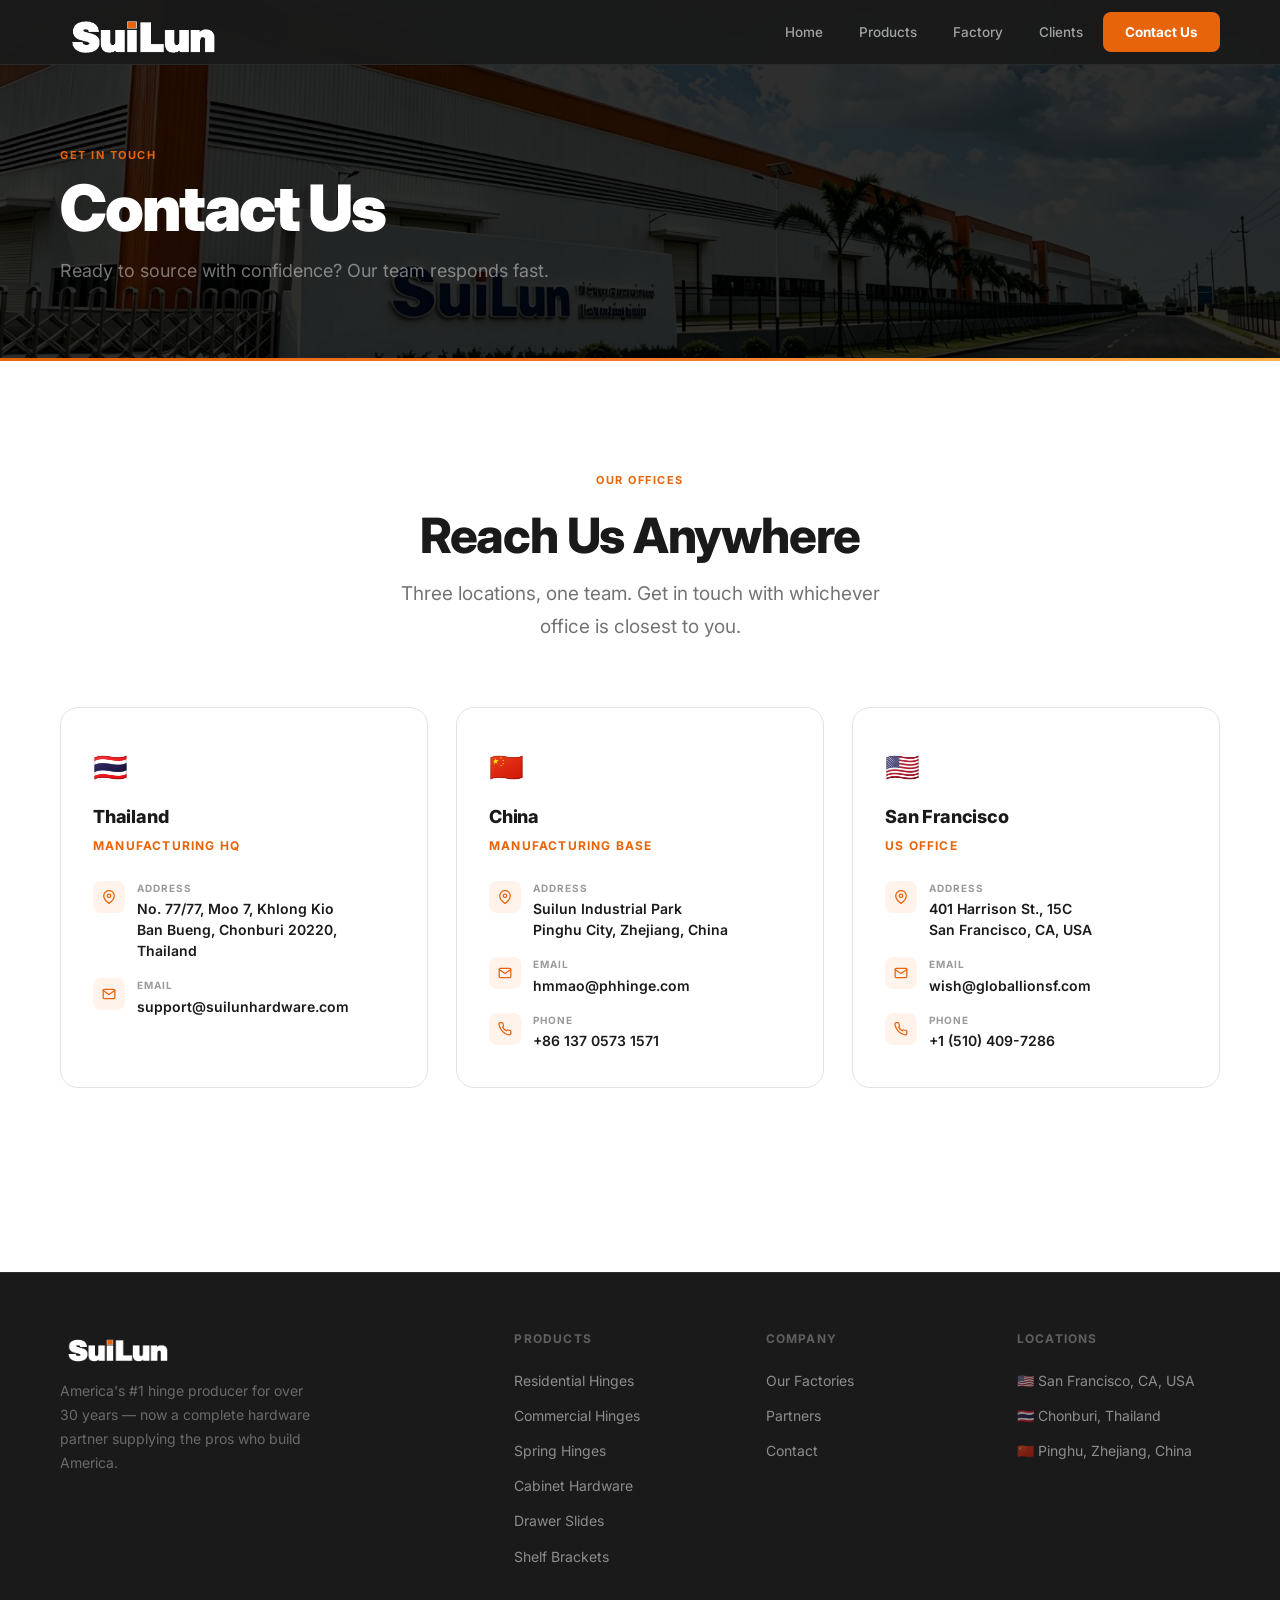
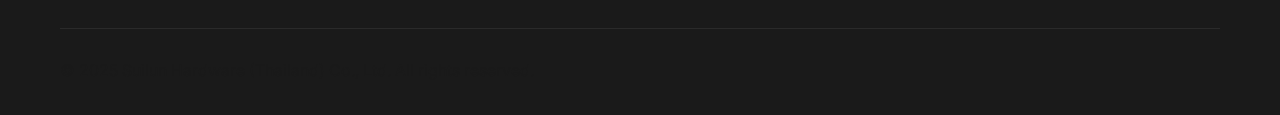
<file: contact.html>
<!DOCTYPE html>
<html lang="en">
<head>
<meta charset="UTF-8">
<meta name="viewport" content="width=device-width, initial-scale=1.0">
<title>Contact — Suilun Hardware</title>
<link rel="stylesheet" href="style.css?v=2">
<style>
.page-hero {
  background: var(--dark); padding: 140px 0 72px;
  position: relative; overflow: hidden;
}
.page-hero::before {
  content:''; position:absolute; inset:0;
  background-image: url('img/thai-factory-entrance.png?v=2');
  background-size: cover; background-position: center;
  filter: brightness(0.18);
}
.page-hero-content { position: relative; z-index: 2; }
.page-hero .eyebrow { color: var(--orange); }
.page-hero h1 { color: white; font-size: clamp(36px,5vw,64px); margin-bottom: 16px; }
.page-hero p { color: rgba(255,255,255,0.45); font-size: 18px; max-width: 560px; }

.contact-section { background: white; }

/* ── OFFICE CARDS ROW ── */
.offices-grid {
  display: grid; grid-template-columns: repeat(3, 1fr); gap: 28px;
  margin-bottom: 80px;
}
@media(max-width:900px) { .offices-grid { grid-template-columns: 1fr; gap: 20px; } }

.office-card {
  border: 1.5px solid var(--border); border-radius: var(--r2);
  padding: 36px 32px; transition: all 0.2s; position: relative; overflow: hidden;
}
.office-card::before {
  content:''; position:absolute; top:0; left:0; right:0; height:3px;
  background: linear-gradient(90deg, var(--orange), var(--orange-l));
  opacity:0; transition: opacity 0.2s;
}
.office-card:hover { border-color: var(--orange); box-shadow: var(--shadow-lg); transform: translateY(-3px); }
.office-card:hover::before { opacity:1; }

.office-flag { font-size: 28px; margin-bottom: 12px; }
.office-title {
  font-size: 18px; font-weight: 800; color: var(--dark);
  margin-bottom: 4px; letter-spacing: -0.01em;
}
.office-subtitle {
  font-size: 12px; font-weight: 700; text-transform: uppercase;
  letter-spacing: 0.1em; color: var(--orange); margin-bottom: 24px;
}
.office-detail { display: flex; gap: 12px; align-items: flex-start; margin-bottom: 16px; }
.office-detail:last-child { margin-bottom: 0; }
.detail-icon {
  width: 32px; height: 32px; border-radius: 8px;
  background: var(--orange-pale); display: flex; align-items: center; justify-content: center;
  flex-shrink: 0; margin-top: 1px;
}
.detail-icon svg { width: 14px; height: 14px; stroke: var(--orange); fill: none; stroke-width: 2.2; stroke-linecap: round; stroke-linejoin: round; }
.detail-body {}
.detail-label { font-size: 10px; font-weight: 700; text-transform: uppercase; letter-spacing: 0.1em; color: var(--gray-400); margin-bottom: 2px; }
.detail-value { font-size: 14px; font-weight: 600; color: var(--dark); line-height: 1.5; }
.detail-value a { color: var(--dark); text-decoration: none; }
.detail-value a:hover { color: var(--orange); }
.detail-empty { font-size: 14px; color: var(--gray-400); font-style: italic; }

/* ── INQUIRY FORM ── */
.contact-form { background: var(--gray-50); border: 1.5px solid var(--border); border-radius: var(--r2); padding: 48px; max-width: 720px; margin: 0 auto; }
.contact-form h3 { font-size: 24px; margin-bottom: 8px; }
.contact-form p { color: var(--gray-500); font-size: 15px; margin-bottom: 32px; }
.form-group { margin-bottom: 20px; }
.form-group label { display: block; font-size: 13px; font-weight: 600; color: var(--dark); margin-bottom: 6px; }
.form-group input, .form-group textarea, .form-group select {
  width: 100%; padding: 12px 16px;
  border: 1.5px solid var(--border); border-radius: 10px;
  font-size: 15px; font-family: inherit; color: var(--dark);
  background: white; outline: none; transition: border-color 0.2s;
  box-sizing: border-box;
}
.form-group input:focus, .form-group textarea:focus, .form-group select:focus { border-color: var(--orange); }
.form-group textarea { min-height: 120px; resize: vertical; }
.form-row { display: grid; grid-template-columns: 1fr 1fr; gap: 16px; }
@media(max-width:600px) { .form-row { grid-template-columns: 1fr; } }
.form-submit {
  width: 100%; padding: 14px;
  background: var(--orange); color: white;
  border: none; border-radius: 10px;
  font-size: 15px; font-weight: 700; cursor: pointer;
  transition: background 0.2s;
}
.form-submit:hover { background: #c95500; }
</style>
</head>
<body>

<!-- NAV -->
<nav>
  <div class="wrap nav-wrap">
    <a href="index.html" class="logo">
      <img src="img/suilun-logo-nav.png?v=3" alt="SuiLun" class="logo-img">
    </a>
    <div class="nav-menu">
      <a href="index.html">Home</a>
      <a href="products.html">Products</a>
      <a href="factory.html">Factory</a>
      <a href="index.html#partners">Clients</a>
      <a href="contact.html" class="nav-cta active">Contact Us</a>
    </div>
  </div>
</nav>

<!-- PAGE HERO -->
<div class="page-hero">
  <div class="wrap page-hero-content">
    <span class="eyebrow">Get In Touch</span>
    <h1>Contact Us</h1>
    <p>Ready to source with confidence? Our team responds fast.</p>
  </div>
</div>
<div class="orange-rule"></div>

<!-- CONTACT SECTION -->
<section class="contact-section">
  <div class="wrap">

    <div class="section-head" style="text-align:center;">
      <span class="eyebrow">Our Offices</span>
      <h2 style="margin-top:8px;">Reach Us Anywhere</h2>
      <p class="lead" style="max-width:520px;margin:16px auto 0;">Three locations, one team. Get in touch with whichever office is closest to you.</p>
    </div>

    <!-- 3-column office cards -->
    <div class="offices-grid">

      <!-- Thailand -->
      <div class="office-card reveal">
        <div class="office-flag">🇹🇭</div>
        <div class="office-title">Thailand</div>
        <div class="office-subtitle">Manufacturing HQ</div>

        <div class="office-detail">
          <div class="detail-icon">
            <svg viewBox="0 0 24 24"><path d="M21 10c0 7-9 13-9 13s-9-6-9-13a9 9 0 0 1 18 0z"/><circle cx="12" cy="10" r="3"/></svg>
          </div>
          <div class="detail-body">
            <div class="detail-label">Address</div>
            <div class="detail-value">No. 77/77, Moo 7, Khlong Kio<br>Ban Bueng, Chonburi 20220, Thailand</div>
          </div>
        </div>

        <div class="office-detail">
          <div class="detail-icon">
            <svg viewBox="0 0 24 24"><path d="M4 4h16c1.1 0 2 .9 2 2v12c0 1.1-.9 2-2 2H4c-1.1 0-2-.9-2-2V6c0-1.1.9-2 2-2z"/><polyline points="22,6 12,13 2,6"/></svg>
          </div>
          <div class="detail-body">
            <div class="detail-label">Email</div>
            <div class="detail-value"><a href="mailto:support@suilunhardware.com">support@suilunhardware.com</a></div>
          </div>
        </div>

      </div>

      <!-- China -->
      <div class="office-card reveal d1">
        <div class="office-flag">🇨🇳</div>
        <div class="office-title">China</div>
        <div class="office-subtitle">Manufacturing Base</div>

        <div class="office-detail">
          <div class="detail-icon">
            <svg viewBox="0 0 24 24"><path d="M21 10c0 7-9 13-9 13s-9-6-9-13a9 9 0 0 1 18 0z"/><circle cx="12" cy="10" r="3"/></svg>
          </div>
          <div class="detail-body">
            <div class="detail-label">Address</div>
            <div class="detail-value">Suilun Industrial Park<br>Pinghu City, Zhejiang, China</div>
          </div>
        </div>

        <div class="office-detail">
          <div class="detail-icon">
            <svg viewBox="0 0 24 24"><path d="M4 4h16c1.1 0 2 .9 2 2v12c0 1.1-.9 2-2 2H4c-1.1 0-2-.9-2-2V6c0-1.1.9-2 2-2z"/><polyline points="22,6 12,13 2,6"/></svg>
          </div>
          <div class="detail-body">
            <div class="detail-label">Email</div>
            <div class="detail-value"><a href="mailto:hmmao@phhinge.com">hmmao@phhinge.com</a></div>
          </div>
        </div>

        <div class="office-detail">
          <div class="detail-icon">
            <svg viewBox="0 0 24 24"><path d="M22 16.92v3a2 2 0 0 1-2.18 2 19.79 19.79 0 0 1-8.63-3.07A19.5 19.5 0 0 1 4.69 12 19.79 19.79 0 0 1 1.61 3.4 2 2 0 0 1 3.6 1.22h3a2 2 0 0 1 2 1.72c.127.96.361 1.903.7 2.81a2 2 0 0 1-.45 2.11L7.91 8.8a16 16 0 0 0 6.29 6.29l.96-.96a2 2 0 0 1 2.11-.45c.907.339 1.85.573 2.81.7A2 2 0 0 1 22 16.92z"/></svg>
          </div>
          <div class="detail-body">
            <div class="detail-label">Phone</div>
            <div class="detail-value"><a href="tel:+8613705731571">+86 137 0573 1571</a></div>
          </div>
        </div>

      </div>

      <!-- San Francisco -->
      <div class="office-card reveal d2">
        <div class="office-flag">🇺🇸</div>
        <div class="office-title">San Francisco</div>
        <div class="office-subtitle">US Office</div>

        <div class="office-detail">
          <div class="detail-icon">
            <svg viewBox="0 0 24 24"><path d="M21 10c0 7-9 13-9 13s-9-6-9-13a9 9 0 0 1 18 0z"/><circle cx="12" cy="10" r="3"/></svg>
          </div>
          <div class="detail-body">
            <div class="detail-label">Address</div>
            <div class="detail-value">401 Harrison St., 15C<br>San Francisco, CA, USA</div>
          </div>
        </div>

        <div class="office-detail">
          <div class="detail-icon">
            <svg viewBox="0 0 24 24"><path d="M4 4h16c1.1 0 2 .9 2 2v12c0 1.1-.9 2-2 2H4c-1.1 0-2-.9-2-2V6c0-1.1.9-2 2-2z"/><polyline points="22,6 12,13 2,6"/></svg>
          </div>
          <div class="detail-body">
            <div class="detail-label">Email</div>
            <div class="detail-value"><a href="mailto:wish@globallionsf.com">wish@globallionsf.com</a></div>
          </div>
        </div>

        <div class="office-detail">
          <div class="detail-icon">
            <svg viewBox="0 0 24 24"><path d="M22 16.92v3a2 2 0 0 1-2.18 2 19.79 19.79 0 0 1-8.63-3.07A19.5 19.5 0 0 1 4.69 12 19.79 19.79 0 0 1 1.61 3.4 2 2 0 0 1 3.6 1.22h3a2 2 0 0 1 2 1.72c.127.96.361 1.903.7 2.81a2 2 0 0 1-.45 2.11L7.91 8.8a16 16 0 0 0 6.29 6.29l.96-.96a2 2 0 0 1 2.11-.45c.907.339 1.85.573 2.81.7A2 2 0 0 1 22 16.92z"/></svg>
          </div>
          <div class="detail-body">
            <div class="detail-label">Phone</div>
            <div class="detail-value"><a href="tel:+15104097286">+1 (510) 409-7286</a></div>
          </div>
        </div>
      </div>

    </div>


  </div>
</section>

<!-- FOOTER -->
<footer>
  <div class="wrap">
    <div class="footer-grid">
      <div class="footer-brand">
        <img src="img/suilun-logo-nav.png?v=3" alt="SuiLun" style="height:36px;width:auto;display:block;margin-bottom:14px;">
        <p>America's #1 hinge producer for over 30 years — now a complete hardware partner supplying the pros who build America.</p>
      </div>
      <div class="footer-col">
        <h4>Products</h4>
        <a href="products.html#residential">Residential Hinges</a>
        <a href="products.html#commercial">Commercial Hinges</a>
        <a href="products.html#spring">Spring Hinges</a>
        <a href="products.html#cabinet">Cabinet Hardware</a>
        <a href="products.html#drawer">Drawer Slides</a>
        <a href="products.html#shelf">Shelf Brackets</a>
      </div>
      <div class="footer-col">
        <h4>Company</h4>
        <a href="factory.html">Our Factories</a>
        <a href="index.html#partners">Partners</a>
        <a href="contact.html">Contact</a>
      </div>
      <div class="footer-col">
        <h4>Locations</h4>
        <a href="#">🇺🇸 San Francisco, CA, USA</a>
        <a href="#">🇹🇭 Chonburi, Thailand</a>
        <a href="#">🇨🇳 Pinghu, Zhejiang, China</a>
      </div>
    </div>
    <div class="footer-bottom">
      <span>© 2025 Suilun Hardware (Thailand) Co., Ltd. All rights reserved.</span>
    </div>
  </div>
</footer>

<script>
const observer = new IntersectionObserver(entries => {
  entries.forEach(e => { if(e.isIntersecting) { e.target.classList.add('visible'); } });
}, { threshold: 0.1 });
document.querySelectorAll('.reveal').forEach(el => observer.observe(el));
</script>
</body>
</html>
</file>
<file: style.css>
/* ── SUILUN HARDWARE — SHARED STYLES ─────────────────── */
@import url('https://fonts.googleapis.com/css2?family=Inter:wght@300;400;500;600;700;800;900&display=swap');

:root {
  --orange:     #E8640A;
  --orange-d:   #c8540a;
  --orange-l:   #F4762A;
  --orange-pale:#FFF3EB;
  --dark:       #1A1A1A;
  --dark2:      #2D2D2D;
  --gray-700:   #4A4A4A;
  --gray-500:   #737373;
  --gray-400:   #9A9A9A;
  --gray-200:   #E8E8E8;
  --gray-100:   #F4F4F2;
  --gray-50:    #FAFAF8;
  --white:      #FFFFFF;
  --border:     #E2E2E0;
  --r:          10px;
  --r2:         18px;
  --shadow:     0 2px 16px rgba(0,0,0,0.08);
  --shadow-lg:  0 12px 48px rgba(0,0,0,0.14);
  --font:       'Inter', system-ui, -apple-system, sans-serif;
}

*, *::before, *::after { margin: 0; padding: 0; box-sizing: border-box; }
html { scroll-behavior: smooth; }
body {
  font-family: var(--font);
  color: var(--dark);
  background: var(--white);
  line-height: 1.65;
  -webkit-font-smoothing: antialiased;
}
img { display: block; max-width: 100%; }
a { color: inherit; text-decoration: none; }

/* ── TYPOGRAPHY ─────────────────────────────── */
.eyebrow {
  display: inline-block;
  font-size: 11px; font-weight: 700; letter-spacing: 0.14em;
  text-transform: uppercase; color: var(--orange);
  margin-bottom: 12px;
}
h1 { font-size: clamp(40px,5.5vw,80px); font-weight: 900; letter-spacing: -0.035em; line-height: 1.0; }
h2 { font-size: clamp(30px,3.8vw,52px); font-weight: 800; letter-spacing: -0.025em; line-height: 1.1; }
h3 { font-size: clamp(18px,2.2vw,24px); font-weight: 700; letter-spacing: -0.01em; line-height: 1.3; }
.lead { font-size: clamp(16px,1.8vw,19px); color: var(--gray-500); line-height: 1.7; }

/* ── LAYOUT ─────────────────────────────────── */
.wrap { max-width: 1240px; margin: 0 auto; padding: 0 40px; }
section { padding: 104px 0; }
.section-head { margin-bottom: 64px; }
@media(max-width:640px) {
  .wrap { padding: 0 20px; }
  section { padding: 72px 0; }
  .section-head { margin-bottom: 44px; }
}

/* ── NAV ─────────────────────────────────────── */
nav {
  position: fixed; top: 0; left: 0; right: 0; z-index: 999;
  background: rgba(26,26,26,0.95);
  backdrop-filter: blur(24px);
  border-bottom: 1px solid rgba(255,255,255,0.07);
  transition: background 0.3s;
}
.nav-wrap { display: flex; align-items: center; justify-content: space-between; height: 64px; }
.logo { display: flex; align-items: center; gap: 10px; }
.logo-img { height: 52px; width: auto; display: block; }
.logo-text { display: flex; flex-direction: column; gap: 2px; }
.logo-tagline { font-size: 7px; font-weight: 700; letter-spacing: 0.13em; color: rgba(255,255,255,0.42); text-transform: uppercase; line-height: 1; }
/* factory photo strip */
.factory-photos-strip {
  display: grid;
  grid-template-columns: repeat(4, 1fr);
  gap: 0;
  height: 220px;
  overflow: hidden;
}
.factory-photo-cell {
  overflow: hidden;
  position: relative;
}
.factory-photo-cell img {
  width: 100%; height: 100%; object-fit: cover;
  transition: transform 0.4s ease;
}
.factory-photo-cell:hover img { transform: scale(1.06); }
@media(max-width:768px) {
  .factory-photos-strip { grid-template-columns: repeat(2,1fr); height: 320px; }
}
.nav-menu { display: flex; align-items: center; gap: 4px; }
.nav-menu a {
  padding: 8px 16px; border-radius: 8px;
  font-size: 13.5px; font-weight: 500; color: rgba(255,255,255,0.6);
  transition: all 0.2s;
}
.nav-menu a:hover, .nav-menu a.active { color: white; background: rgba(255,255,255,0.08); }
.nav-cta {
  background: var(--orange) !important;
  color: white !important;
  font-weight: 700 !important;
  padding: 9px 22px !important;
}
.nav-cta:hover { background: var(--orange-l) !important; }
@media(max-width:768px) { .nav-menu { display: none; } }

/* ── BUTTONS ─────────────────────────────────── */
.btn {
  display: inline-flex; align-items: center; gap: 8px;
  padding: 14px 28px; border-radius: var(--r);
  font-size: 14px; font-weight: 700; cursor: pointer;
  transition: all 0.2s; border: none;
}
.btn-primary { background: var(--orange); color: white; }
.btn-primary:hover { background: var(--orange-d); transform: translateY(-1px); box-shadow: 0 6px 20px rgba(232,100,10,0.35); }
.btn-outline {
  background: transparent; color: white;
  border: 1.5px solid rgba(255,255,255,0.25);
}
.btn-outline:hover { border-color: white; background: rgba(255,255,255,0.08); }
.btn-outline-dark {
  background: transparent; color: var(--dark);
  border: 1.5px solid var(--border);
}
.btn-outline-dark:hover { border-color: var(--orange); color: var(--orange); }

/* ── ORANGE RULE ─────────────────────────────── */
.orange-rule { height: 3px; background: linear-gradient(90deg, var(--orange), var(--orange-l), #FFB347); }

/* ── FOOTER ──────────────────────────────────── */
footer {
  background: var(--dark); border-top: 1px solid rgba(255,255,255,0.07);
  padding: 56px 0 32px;
}
.footer-grid {
  display: grid; grid-template-columns: 2fr 1fr 1fr 1fr; gap: 48px;
  margin-bottom: 48px;
}
@media(max-width:900px) { .footer-grid { grid-template-columns: 1fr 1fr; gap: 32px; } }
@media(max-width:560px) { .footer-grid { grid-template-columns: 1fr; } }
.footer-brand .logo-name { font-size: 18px; margin-bottom: 16px; display: block; }
.footer-brand p { font-size: 14px; color: rgba(255,255,255,0.35); line-height: 1.7; max-width: 260px; }
.footer-col h4 { font-size: 12px; font-weight: 700; letter-spacing: 0.1em; text-transform: uppercase; color: rgba(255,255,255,0.3); margin-bottom: 20px; }
.footer-col a { display: block; font-size: 14px; color: rgba(255,255,255,0.5); margin-bottom: 12px; transition: color 0.2s; }
.footer-col a:hover { color: var(--orange); }
.footer-bottom {
  border-top: 1px solid rgba(255,255,255,0.07);
  padding-top: 28px;
  display: flex; align-items: center; justify-content: space-between; flex-wrap: wrap; gap: 12px;
}
.footer-bottom p { font-size: 13px; color: rgba(255,255,255,0.2); }

/* ── REVEAL ANIMATION ────────────────────────── */
.reveal { opacity: 0; transform: translateY(28px); transition: opacity 0.65s ease, transform 0.65s ease; }
.reveal.visible { opacity: 1; transform: translateY(0); }
.d1 { transition-delay: 0.08s; } .d2 { transition-delay: 0.16s; } .d3 { transition-delay: 0.24s; } .d4 { transition-delay: 0.32s; }

/* ── SHARED CARD ─────────────────────────────── */
.card {
  background: white; border: 1.5px solid var(--border);
  border-radius: var(--r2); overflow: hidden;
  transition: all 0.25s;
}
.card:hover { border-color: var(--orange); box-shadow: var(--shadow-lg); transform: translateY(-3px); }
</file>
